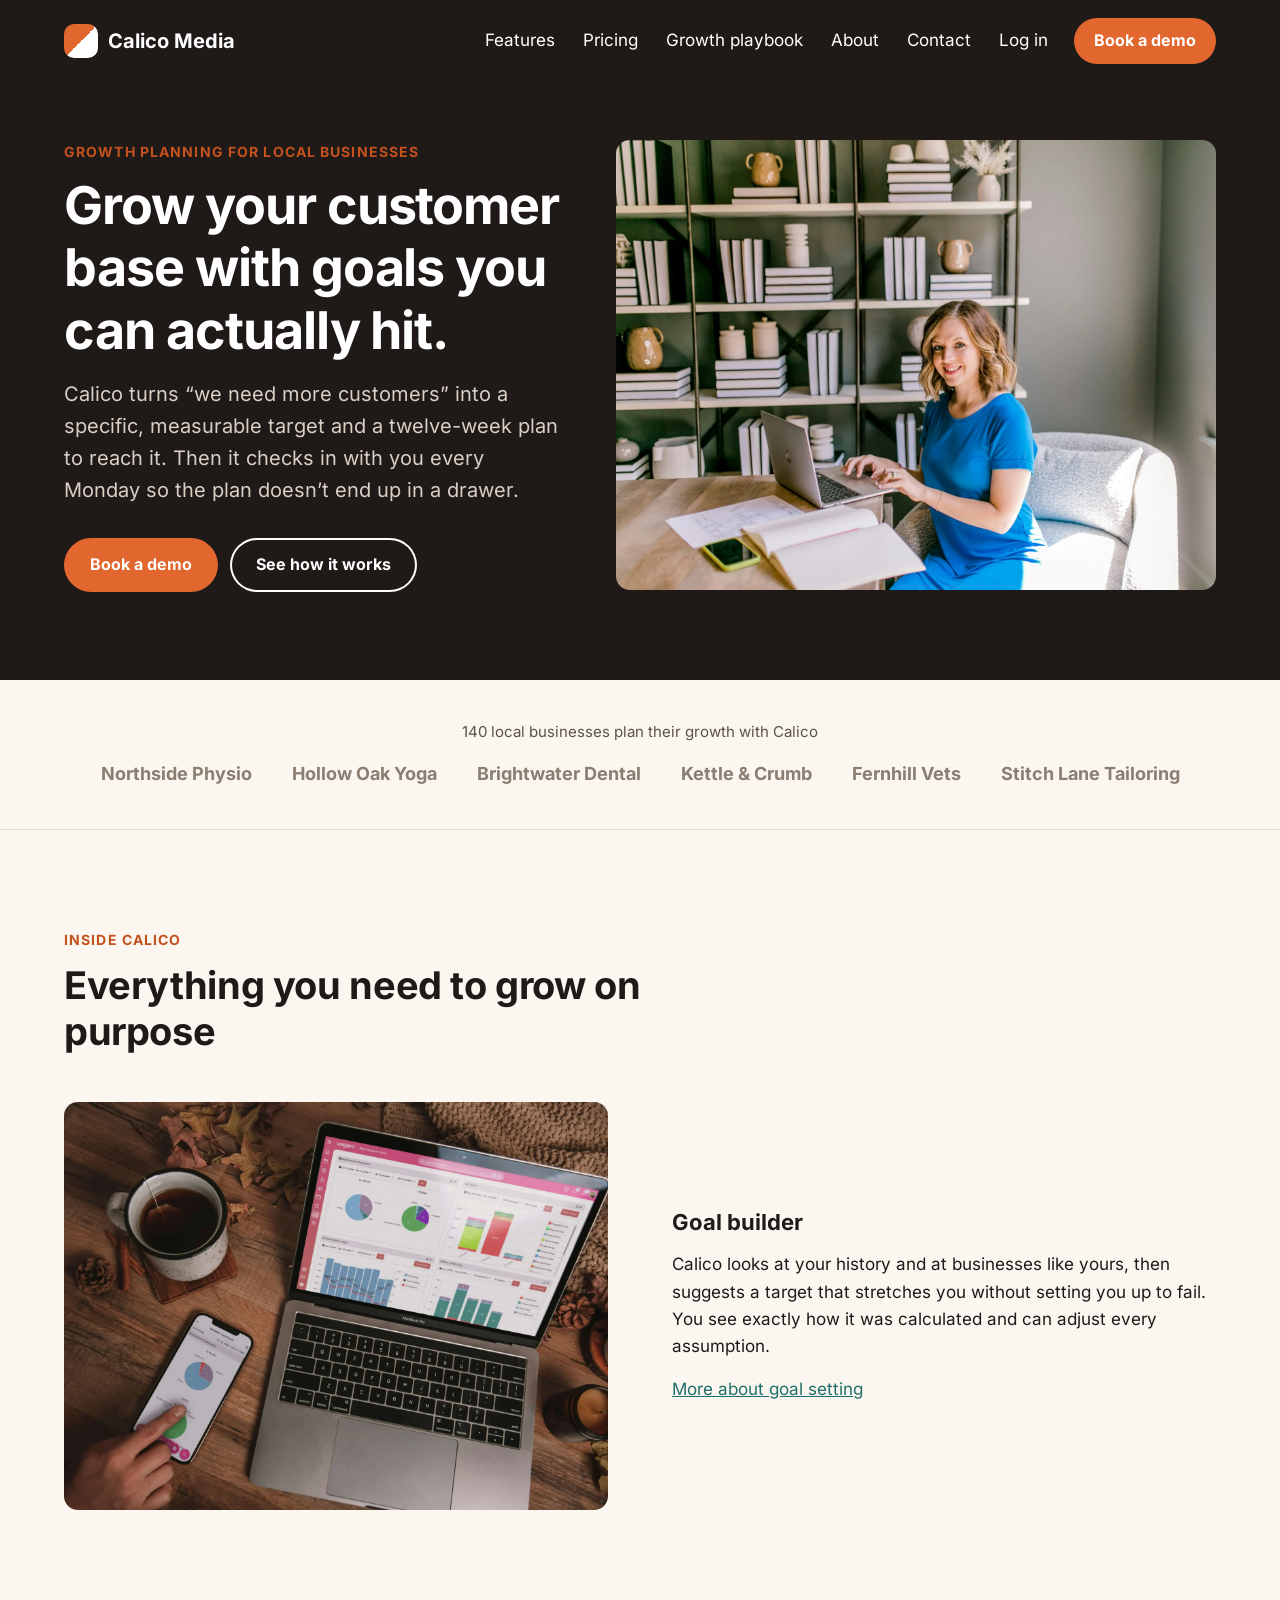
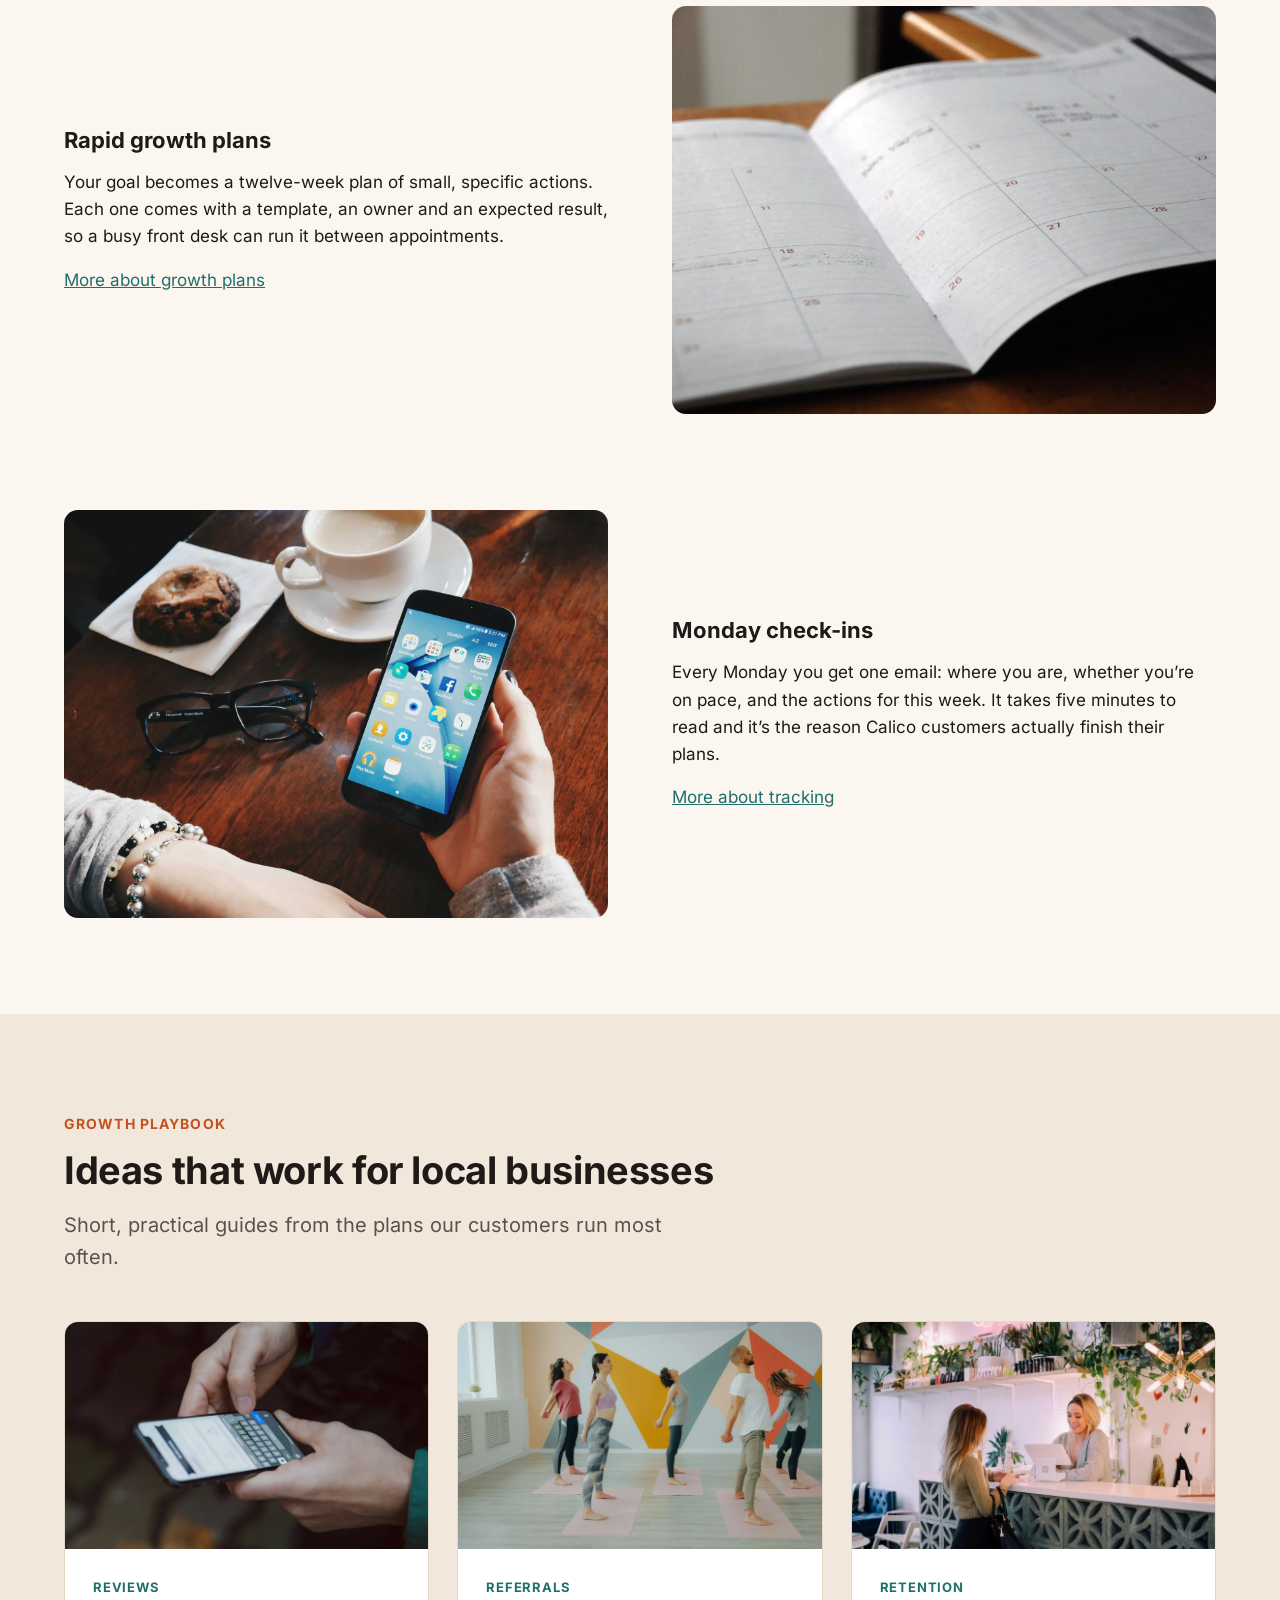
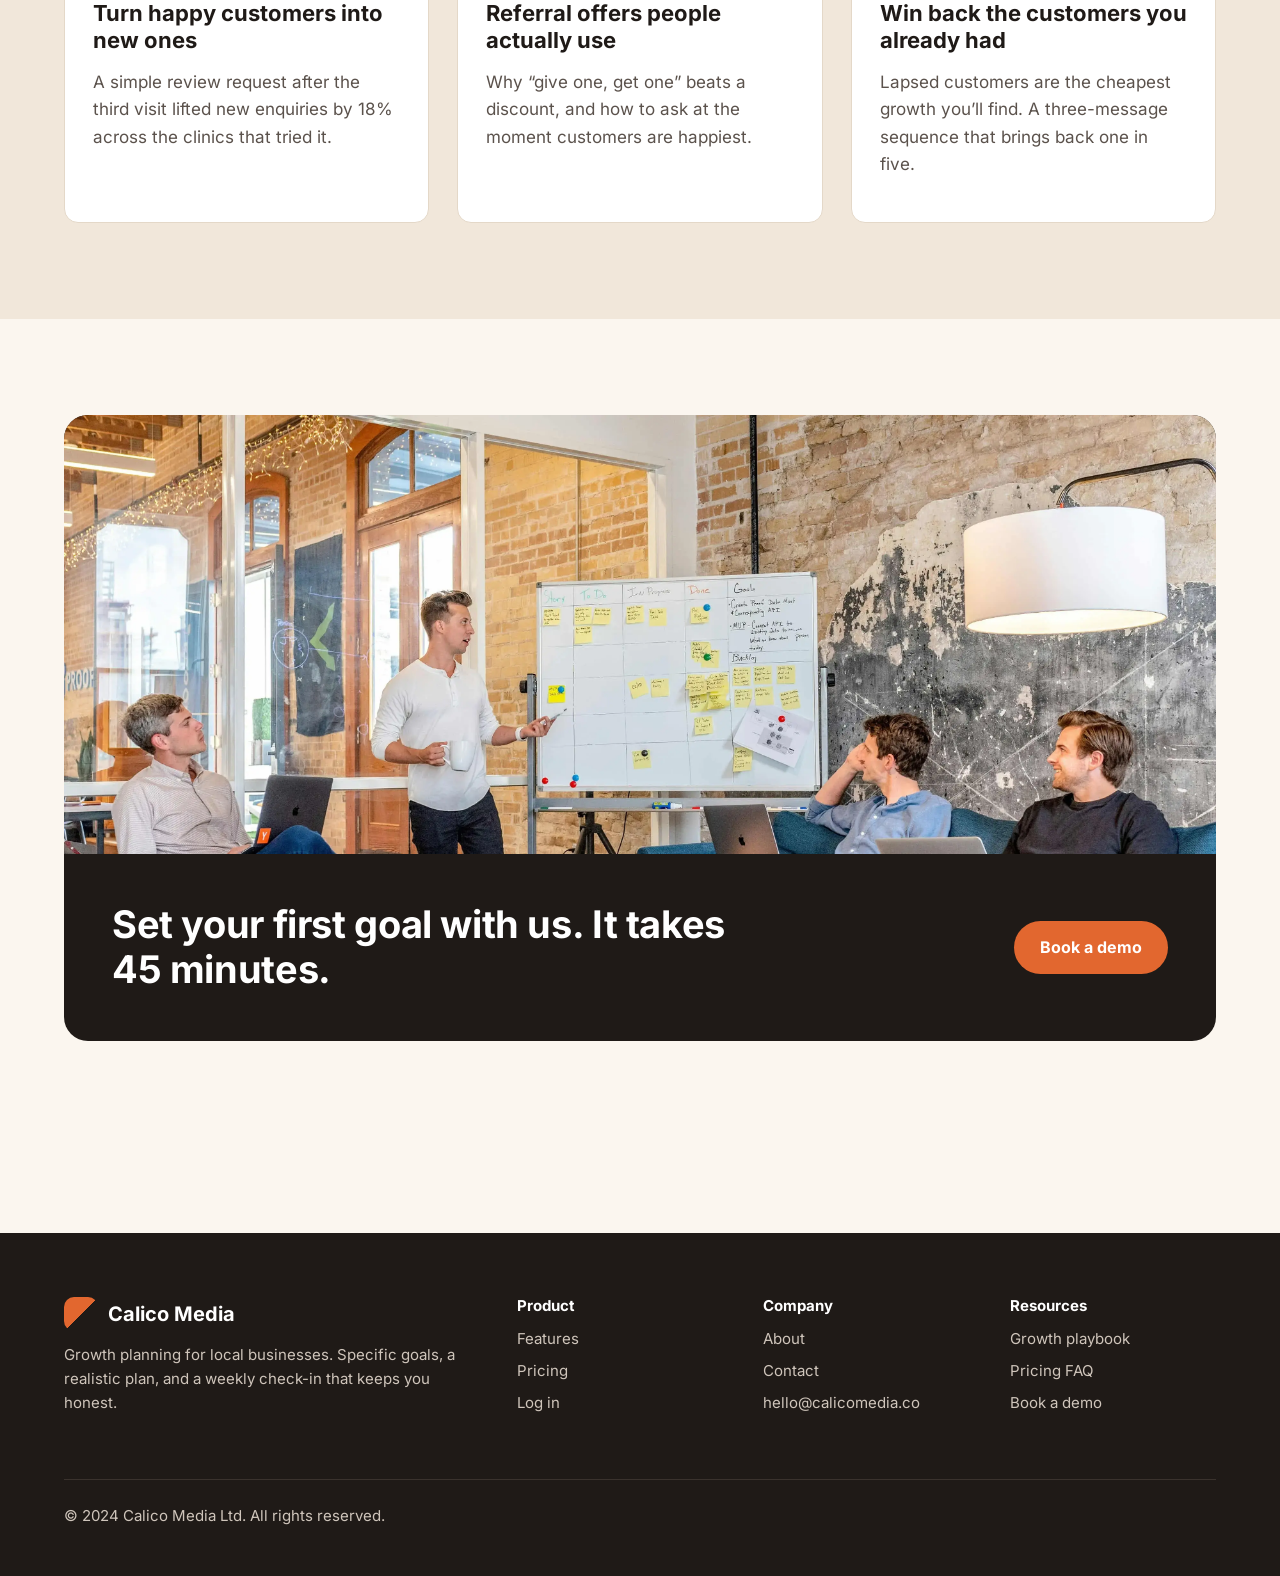
<file: public/index.html>
<!DOCTYPE html>
<html lang="en">
<head>
  <meta charset="utf-8">
  <meta name="viewport" content="width=device-width, initial-scale=1">
  <title>Calico Media | Growth planning for local businesses</title>
  <meta name="description" content="Calico helps local businesses grow their customer base with specific, measurable, realistic goals and a rapid growth plan you can run every week.">
  <link rel="stylesheet" href="css/styles.css">
  <script src="js/main.js"></script>
</head>
<body>
  <header class="site-header site-header--home">
    <div class="container">
      <a class="logo" href="index.html"><span class="logo-mark"></span>Calico Media</a>
      <nav aria-label="Main">
        <ul class="nav-links nav-links__homepage">
          <li><a href="features.html">Features</a></li>
          <li><a href="pricing.html">Pricing</a></li>
          <li><a href="#playbook">Growth playbook</a></li>
          <li><a href="about.html">About</a></li>
          <li><a href="contact.html">Contact</a></li>
          <li><a href="https://app.calicomedia.co/login">Log in</a></li>
          <li><a class="btn" href="contact.html">Book a demo</a></li>
        </ul>

        <button class="modal__btn" onclick="openModal()" aria-label="Open modal">
          <svg class="modal__svg" xmlns="http://www.w3.org/2000/svg" viewBox="0 0 640 640"><!--!Font Awesome Free v7.3.1 by @fontawesome - https://fontawesome.com License - https://fontawesome.com/license/free Copyright 2026 Fonticons, Inc.--><path d="M96 160C96 142.3 110.3 128 128 128L512 128C529.7 128 544 142.3 544 160C544 177.7 529.7 192 512 192L128 192C110.3 192 96 177.7 96 160zM96 320C96 302.3 110.3 288 128 288L512 288C529.7 288 544 302.3 544 320C544 337.7 529.7 352 512 352L128 352C110.3 352 96 337.7 96 320zM544 480C544 497.7 529.7 512 512 512L128 512C110.3 512 96 497.7 96 480C96 462.3 110.3 448 128 448L512 448C529.7 448 544 462.3 544 480z"/></svg>
        </button>

      <div class="modal__container">
        <button class="modal__btn" onclick="closeModal()" aria-label="Close modal">
          <svg class="modal__svg modal__svg--close" xmlns="http://www.w3.org/2000/svg" viewBox="0 0 640 640"><!--!Font Awesome Free v7.3.1 by @fontawesome - https://fontawesome.com License - https://fontawesome.com/license/free Copyright 2026 Fonticons, Inc.--><path d="M504.6 148.5C515.9 134.9 514.1 114.7 500.5 103.4C486.9 92.1 466.7 93.9 455.4 107.5L320 270L184.6 107.5C173.3 93.9 153.1 92.1 139.5 103.4C125.9 114.7 124.1 134.9 135.4 148.5L278.3 320L135.4 491.5C124.1 505.1 125.9 525.3 139.5 536.6C153.1 547.9 173.3 546.1 184.6 532.5L320 370L455.4 532.5C466.7 546.1 486.9 547.9 500.5 536.6C514.1 525.3 515.9 505.1 504.6 491.5L361.7 320L504.6 148.5z"/></svg>
        </button>
        <ul class="nav-links">
          <li><a href="features.html" onclick="closeModal()">Features</a></li>
          <li><a href="pricing.html" onclick="closeModal()">Pricing</a></li>
          <li><a href="#playbook" onclick="closeModal()">Growth playbook</a></li>
          <li><a href="about.html" onclick="closeModal()">About</a></li>
          <li><a href="contact.html" onclick="closeModal()">Contact</a></li>
          <li><a href="https://app.calicomedia.co/login" onclick="closeModal()">Log in</a></li>
          <li><a class="btn" href="contact.html" onclick="closeModal()">Book a demo</a></li>
        </ul>
      </div>
      </nav>
    </div>
  </header>

  <main>
    <section class="hero">
      <div class="container hero-inner">
        <div class="hero-text">
          <span class="eyebrow">Growth planning for local businesses</span>
          <h1>Grow your customer base with goals you can actually hit.</h1>
          <p class="lead">Calico turns &ldquo;we need more customers&rdquo; into a specific, measurable target and a twelve-week plan to reach it. Then it checks in with you every Monday so the plan doesn&rsquo;t end up in a drawer.</p>
          <div class="hero-actions">
            <a class="btn" href="contact.html">Book a demo</a>
            <a class="btn btn--ghost" href="features.html">See how it works</a>
          </div>
        </div>
        <div class="hero-media">
          <img class="hero-image" src="images/hero-weekly-plan.webp" srcset="images/hero-weekly-plan-small.webp 768w, images/hero-weekly-plan.webp 3600w" sizes="(max-width: 768px) 100vw, 3600px" alt="A business owner at her desk with a laptop and an open planner">
        </div>
      </div>
    </section>

    <section class="trust">
      <div class="container">
        <p>140 local businesses plan their growth with Calico</p>
        <ul class="trust-list">
          <li>Northside Physio</li>
          <li>Hollow Oak Yoga</li>
          <li>Brightwater Dental</li>
          <li>Kettle &amp; Crumb</li>
          <li>Fernhill Vets</li>
          <li>Stitch Lane Tailoring</li>
        </ul>
      </div>
    </section>

    <section class="section">
      <div class="container">
        <div class="section-intro">
          <span class="eyebrow">Inside Calico</span>
          <h2>Everything you need to grow on purpose</h2>
        </div>

        <div class="feature-row">
          <div class="feature-media">
            <img src="images/feature-goal-builder.webp" srcset="images/feature-goal-builder-small.webp 768w, images/feature-goal-builder.webp 3200w" sizes="(max-width: 768px) 100vw, 3200px" alt="Growth charts on a laptop and phone beside a cup of tea" loading="lazy">
          </div>
          <div>
            <h3>Goal builder</h3>
            <p>Calico looks at your history and at businesses like yours, then suggests a target that stretches you without setting you up to fail. You see exactly how it was calculated and can adjust every assumption.</p>
            <a href="features.html">More about goal setting</a>
          </div>
        </div>

        <div class="feature-row feature-row--reverse">
          <div class="feature-media">
            <img src="images/feature-growth-plan.webp" srcset="images/feature-growth-plan-small.webp 768w, images/feature-growth-plan.webp 3200w" sizes="(max-width: 768px) 100vw, 3200px" alt="An open planner showing the weeks ahead" loading="lazy">
          </div>
          <div>
            <h3>Rapid growth plans</h3>
            <p>Your goal becomes a twelve-week plan of small, specific actions. Each one comes with a template, an owner and an expected result, so a busy front desk can run it between appointments.</p>
            <a href="features.html">More about growth plans</a>
          </div>
        </div>

        <div class="feature-row">
          <div class="feature-media">
            <img src="images/feature-monday-checkin.webp" srcset="images/feature-monday-checkin-small.webp 768w, images/feature-monday-checkin.webp 3200w" sizes="(max-width: 768px) 100vw, 3200px" alt="Checking a phone over coffee on a Monday morning" loading="lazy">
          </div>
          <div>
            <h3>Monday check-ins</h3>
            <p>Every Monday you get one email: where you are, whether you&rsquo;re on pace, and the actions for this week. It takes five minutes to read and it&rsquo;s the reason Calico customers actually finish their plans.</p>
            <a href="features.html">More about tracking</a>
          </div>
        </div>
      </div>
    </section>

    <section class="section section--sand" id="playbook">
      <div class="container">
        <div class="section-intro">
          <span class="eyebrow">Growth playbook</span>
          <h2>Ideas that work for local businesses</h2>
          <p class="lead">Short, practical guides from the plans our customers run most often.</p>
        </div>
        <div class="playbook-grid">
          <article class="card">
            <img src="images/playbook-reviews.webp" srcset="images/playbook-reviews-small.webp 768w, images/playbook-reviews.webp 3000w" sizes="(max-width: 768px) 100vw, 3000px"  alt="A customer typing a review on their phone" loading="lazy">
            <div class="card-body">
              <span class="card-tag">Reviews</span>
              <h3>Turn happy customers into new ones</h3>
              <p>A simple review request after the third visit lifted new enquiries by 18% across the clinics that tried it.</p>
            </div>
          </article>
          <article class="card">
            <img src="images/playbook-referrals.webp" srcset="images/playbook-referrals-small.webp 768w, images/playbook-referrals.webp 3000w" sizes="(max-width: 768px) 100vw, 3000px" alt="A group class stretching together in a yoga studio" loading="lazy">
            <div class="card-body">
              <span class="card-tag">Referrals</span>
              <h3>Referral offers people actually use</h3>
              <p>Why &ldquo;give one, get one&rdquo; beats a discount, and how to ask at the moment customers are happiest.</p>
            </div>
          </article>
          <article class="card">
            <img src="images/playbook-rebooking.webp" srcset="images/playbook-rebooking-small.webp 768w, images/playbook-rebooking.webp 3000w" sizes="(max-width: 768px) 100vw, 3000px" alt="A customer at the front desk booking her next visit" loading="lazy">
            <div class="card-body">
              <span class="card-tag">Retention</span>
              <h3>Win back the customers you already had</h3>
              <p>Lapsed customers are the cheapest growth you&rsquo;ll find. A three-message sequence that brings back one in five.</p>
            </div>
          </article>
        </div>
      </div>
    </section>

    <section class="section">
      <div class="container">
        <div class="cta-band">
          <img src="images/team-workshop.webp" srcset="images/team-workshop-small.webp 768w, images/team-workshop.webp 3600w" sizes="(max-width: 768px) 100vw, 3600px" alt="The Calico Media team planning around a whiteboard" loading="lazy">
          <div class="cta-body">
            <h2>Set your first goal with us. It takes 45 minutes.</h2>
            <a class="btn" href="contact.html">Book a demo</a>
          </div>
        </div>
      </div>
    </section>
  </main>

  <footer class="site-footer">
    <div class="container">
      <div class="footer-grid">
        <div>
          <a class="logo" href="index.html"><span class="logo-mark"></span>Calico Media</a>
          <p>Growth planning for local businesses. Specific goals, a realistic plan, and a weekly check-in that keeps you honest.</p>
        </div>
        <div>
          <h4>Product</h4>
          <ul>
            <li><a href="features.html">Features</a></li>
            <li><a href="pricing.html">Pricing</a></li>
            <li><a href="https://app.calicomedia.co/login">Log in</a></li>
          </ul>
        </div>
        <div>
          <h4>Company</h4>
          <ul>
            <li><a href="about.html">About</a></li>
            <li><a href="contact.html">Contact</a></li>
            <li><a href="mailto:hello@calicomedia.co">hello@calicomedia.co</a></li>
          </ul>
        </div>
        <div>
          <h4>Resources</h4>
          <ul>
            <li><a href="index.html#playbook">Growth playbook</a></li>
            <li><a href="pricing.html#faq">Pricing FAQ</a></li>
            <li><a href="contact.html">Book a demo</a></li>
          </ul>
        </div>
      </div>
      <div class="footer-bottom">
        <p>&copy; 2024 Calico Media Ltd. All rights reserved.</p>
      </div>
    </div>
  </footer>
</body>
</html>
</file>
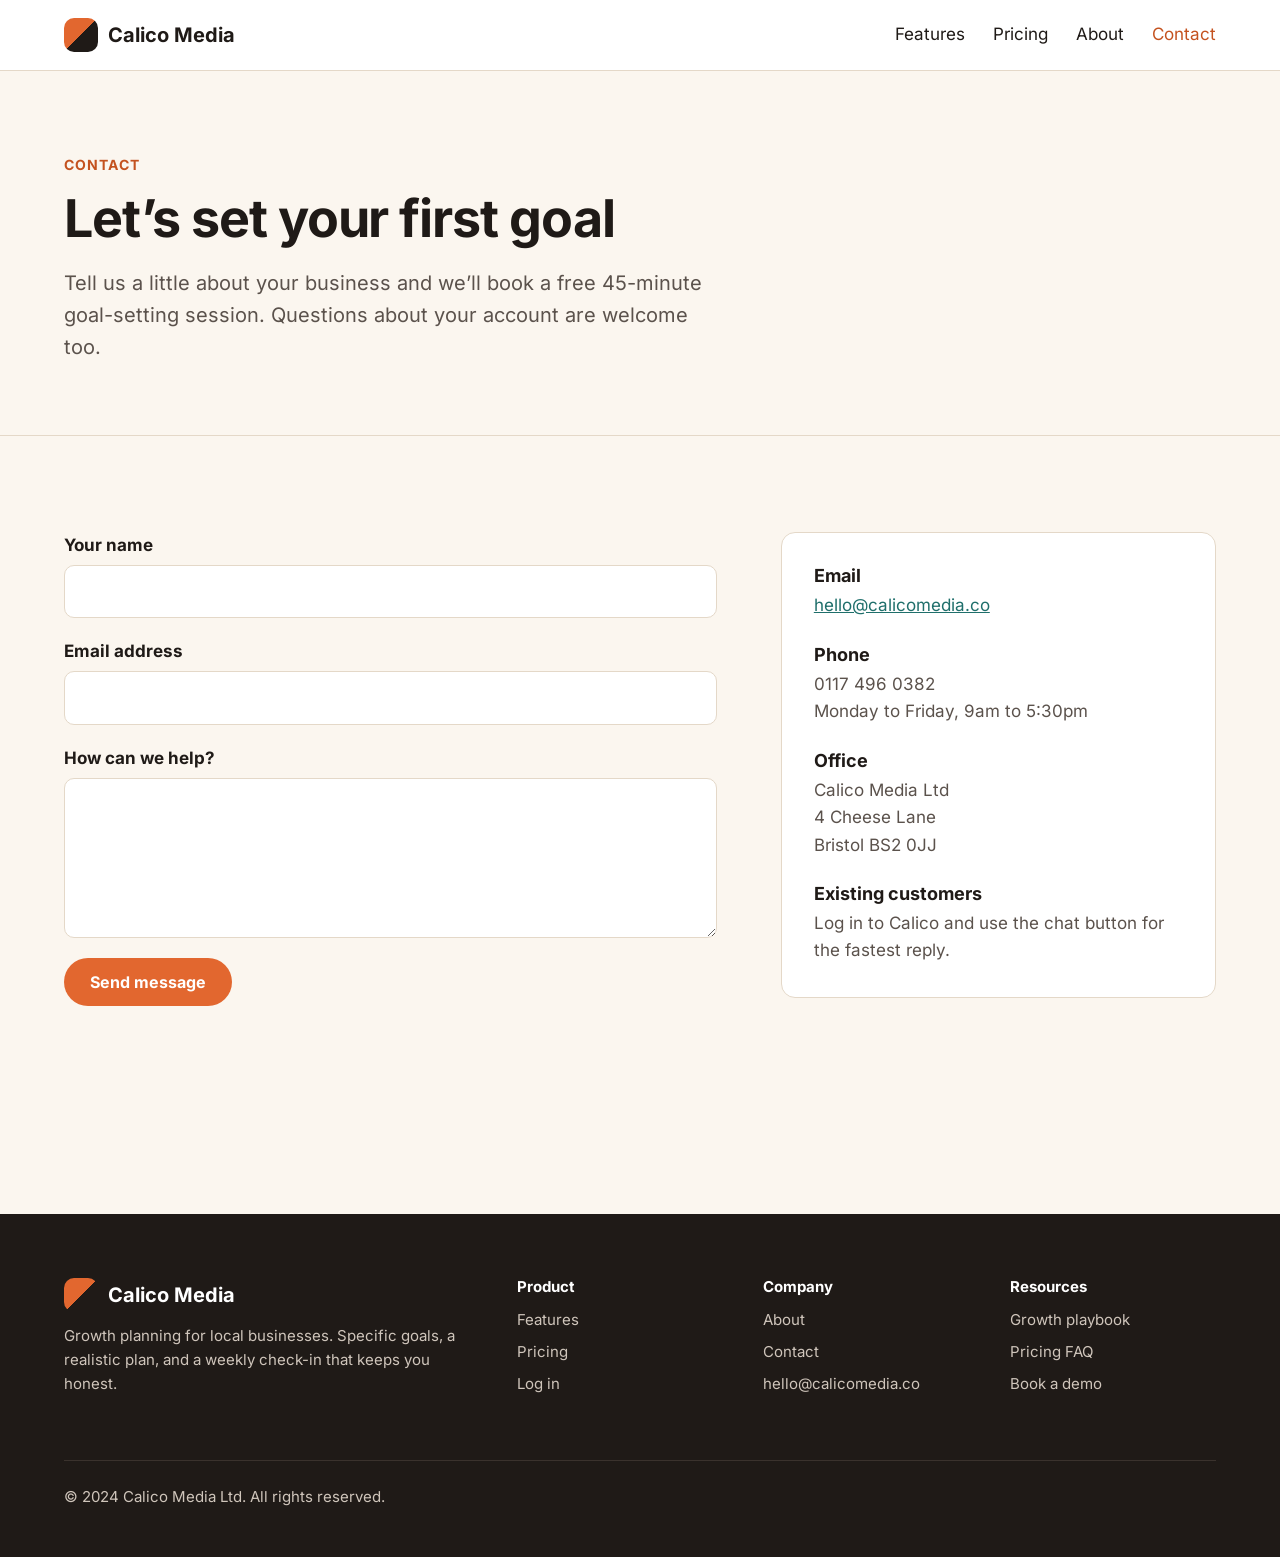
<file: public/contact.html>
<!DOCTYPE html>
<html lang="en">
<head>
  <meta charset="utf-8">
  <meta name="viewport" content="width=device-width, initial-scale=1">
  <title>Contact | Calico Media</title>
  <meta name="description" content="Book a demo or ask us a question. We reply within one business day.">
  <link rel="preconnect" href="https://fonts.googleapis.com">
  <link rel="preconnect" href="https://fonts.gstatic.com" crossorigin>
  <link href="https://fonts.googleapis.com/css2?family=Inter:wght@100;200;300;400;500;600;700;800;900&display=swap" rel="stylesheet">
  <link rel="stylesheet" href="css/styles.css">
</head>
<body>
  <header class="site-header">
    <div class="container">
      <a class="logo" href="index.html"><span class="logo-mark"></span>Calico Media</a>
      <nav aria-label="Main">
        <ul class="nav-links">
          <li><a href="features.html">Features</a></li>
          <li><a href="pricing.html">Pricing</a></li>
          <li><a href="about.html">About</a></li>
          <li><a href="contact.html" aria-current="page">Contact</a></li>
        </ul>
      </nav>
    </div>
  </header>

  <main>
    <section class="page-header">
      <div class="container">
        <span class="eyebrow">Contact</span>
        <h1>Let&rsquo;s set your first goal</h1>
        <p class="lead">Tell us a little about your business and we&rsquo;ll book a free 45-minute goal-setting session. Questions about your account are welcome too.</p>
      </div>
    </section>

    <section class="section">
      <div class="container contact-layout">
        <form class="contact-form" id="contact-form" action="/contact" method="post">
          <label for="name">Your name</label>
          <input type="text" id="name" name="name" required>

          <label for="email">Email address</label>
          <input type="email" id="email" name="email" required>

          <label for="message">How can we help?</label>
          <textarea id="message" name="message" required></textarea>

          <input type="text" id="website" name="website" tabindex="-1" autocomplete="off">

          <button class="btn" type="submit">Send message</button>
          <p class="form-status" id="form-status" role="status"></p>
        </form>

        <aside class="contact-aside">
          <h3>Email</h3>
          <p><a href="mailto:hello@calicomedia.co">hello@calicomedia.co</a></p>
          <h3>Phone</h3>
          <p>0117 496 0382<br>Monday to Friday, 9am to 5:30pm</p>
          <h3>Office</h3>
          <p>Calico Media Ltd<br>4 Cheese Lane<br>Bristol BS2 0JJ</p>
          <h3>Existing customers</h3>
          <p>Log in to Calico and use the chat button for the fastest reply.</p>
        </aside>
      </div>
    </section>
  </main>

  <footer class="site-footer">
    <div class="container">
      <div class="footer-grid">
        <div>
          <a class="logo" href="index.html"><span class="logo-mark"></span>Calico Media</a>
          <p>Growth planning for local businesses. Specific goals, a realistic plan, and a weekly check-in that keeps you honest.</p>
        </div>
        <div>
          <h4>Product</h4>
          <ul>
            <li><a href="features.html">Features</a></li>
            <li><a href="pricing.html">Pricing</a></li>
            <li><a href="https://app.calicomedia.co/login">Log in</a></li>
          </ul>
        </div>
        <div>
          <h4>Company</h4>
          <ul>
            <li><a href="about.html">About</a></li>
            <li><a href="contact.html">Contact</a></li>
            <li><a href="mailto:hello@calicomedia.co">hello@calicomedia.co</a></li>
          </ul>
        </div>
        <div>
          <h4>Resources</h4>
          <ul>
            <li><a href="index.html#playbook">Growth playbook</a></li>
            <li><a href="pricing.html#faq">Pricing FAQ</a></li>
            <li><a href="contact.html">Book a demo</a></li>
          </ul>
        </div>
      </div>
      <div class="footer-bottom">
        <p>&copy; 2024 Calico Media Ltd. All rights reserved.</p>
      </div>
    </div>
  </footer>
  <script src="js/contact.js"></script>
</body>
</html>
</file>
<file: public/css/styles.css>
/* Calico Media marketing site */

/* inter-regular - latin */
@font-face {
  font-display: swap;
  font-family: 'Inter';
  font-style: normal;
  font-weight: 400;
  src: url('../fonts/inter-v20-latin-regular.woff2') format('woff2');
}
/* inter-700 - latin */
@font-face {
  font-display: swap; 
  font-family: 'Inter';
  font-style: normal;
  font-weight: 700;
  src: url('../fonts/inter-v20-latin-700.woff2') format('woff2'); 
}


:root {
  --ink: #1f1a17;
  --ink-soft: #5b524c;
  --cream: #fbf6ef;
  --sand: #f1e7da;
  --white: #ffffff;
  --orange: #e2672f;
  --orange-dark: #c4521f;
  --teal: #1f6f6b;
  --line: #e4d8c8;
  --radius: 14px;
}

*,
*::before,
*::after {
  box-sizing: border-box;
}

body {
  margin: 0;
  font-family: 'Inter', -apple-system, BlinkMacSystemFont, 'Segoe UI', sans-serif;
  font-weight: 400;
  font-size: 17px;
  line-height: 1.6;
  color: var(--ink);
  background: var(--cream);
}

h1,
h2,
h3,
h4 {
  font-weight: 700;
  line-height: 1.2;
  margin: 0 0 16px;
}

h1 {
  font-size: 52px;
  letter-spacing: -0.02em;
}

h2 {
  font-size: 38px;
  letter-spacing: -0.01em;
}

h3 {
  font-size: 22px;
}

p {
  margin: 0 0 16px;
}

a {
  color: var(--teal);
}

img {
  max-width: 100%;
}

.container {
  max-width: 1200px;
  margin: 0 auto;
  padding: 0 24px;
}

.section {
  padding: 96px 0;
}

.section--sand {
  background: var(--sand);
}

.eyebrow {
  display: inline-block;
  font-size: 14px;
  font-weight: 700;
  letter-spacing: 0.08em;
  text-transform: uppercase;
  color: var(--orange-dark);
  margin-bottom: 12px;
}

.lead {
  font-size: 20px;
  color: var(--ink-soft);
  max-width: 640px;
}

.section-intro {
  max-width: 680px;
  margin-bottom: 48px;
}

.btn {
  display: inline-block;
  padding: 14px 26px;
  border-radius: 999px;
  background: var(--orange);
  color: var(--white);
  font-weight: 700;
  text-decoration: none;
  border: 0;
  font-size: 16px;
  font-family: inherit;
  cursor: pointer;
}

.btn:hover {
  background: var(--orange-dark);
}

.btn--ghost {
  background: transparent;
  color: inherit;
  box-shadow: inset 0 0 0 2px currentColor;
}

.btn--ghost:hover {
  background: rgba(255, 255, 255, 0.1);
}

/* Header */

.site-header {
  background: var(--white);
  border-bottom: 1px solid var(--line);
}

.site-header .container {
  display: flex;
  flex-wrap: wrap;
  align-items: center;
  justify-content: space-between;
  gap: 12px 32px;
  padding-top: 18px;
  padding-bottom: 18px;
}

.logo {
  display: flex;
  align-items: center;
  gap: 10px;
  flex-shrink: 0;
  font-size: 20px;
  font-weight: 700;
  color: var(--ink);
  text-decoration: none;
}

.logo-mark {
  width: 34px;
  height: 34px;
  border-radius: 10px;
  background: linear-gradient(135deg, var(--orange) 0%, var(--orange) 50%, var(--ink) 50%, var(--ink) 100%);
}

.nav-links {
  display: flex;
  flex-wrap: wrap;
  align-items: center;
  gap: 8px 28px;
  list-style: none;
  margin: 0;
  padding: 0;
}

.nav-links a {
  color: var(--ink);
  text-decoration: none;
}

.nav-links a:hover,
.nav-links a[aria-current='page'] {
  color: var(--orange-dark);
}

.site-header--home {
  background: var(--ink);
  border-bottom: 0;
}

.site-header--home .logo,
.site-header--home .nav-links a {
  color: var(--white);
}

.site-header--home .logo-mark {
  background: linear-gradient(135deg, var(--orange) 0%, var(--orange) 50%, var(--white) 50%, var(--white) 100%);
}

.site-header--home .container {
  flex-wrap: nowrap;
}

.site-header--home nav {
  min-width: 0;
}

.site-header--home .nav-links {
  flex-wrap: nowrap;
  gap: 0;
}

.site-header--home .nav-links li {
  min-width: 0;
}

.site-header--home .nav-links a {
  display: block;
  padding: 0 14px;
  white-space: nowrap;
}

.site-header--home .nav-links li:last-child {
  flex-shrink: 0;
}

.site-header--home .nav-links .btn {
  margin-left: 12px;
  padding: 10px 20px;
}

.site-header--home html {
  overflow-y: scroll;
}

.modal__btn {
  display: none;
  color: var(--white);
  background-color: transparent;
  margin: 0;
  padding: 6px;
  box-shadow: 0;
  border: 0;
  cursor: pointer;
}
.modal__svg {
  fill: var(--white);
  width: 32px;
  background-color: transparent;
  cursor: pointer;
}

.modal__container {
  display: flex;
  justify-content: center;
  align-items: center;
  z-index: 100;
  position: absolute;
  background-color: var(--ink);
  justify-content: center;
  height: 100vh;
  width: 100%;
  inset: 0;
  overflow: hidden;
  opacity: 0;
  transition: all 300ms ease;
  visibility: hidden;
}

.modal__container .nav-links {
  flex-direction: column;
  gap: 24px;
  font-size: 24px;
}

.modal__container .nav-links .btn {
  padding: 8px 24px;
  font-size: 24px;
}

.modal__container .modal__btn {
  position: absolute;
  top: 20px;
  right: 20px;
}

.modal__container--open .modal__container {
  display: flex;
  visibility: visible;
  opacity: 1;
}

.modal__container--open {
  max-height: 100vh;
  overflow-y: hidden;
}

/* Home hero */

.hero {
  background: var(--ink);
  color: var(--white);
  padding: 56px 0 88px;
}

.hero-inner {
  display: flex;
  align-items: center;
  gap: 56px;
}

.hero-text {
  flex: 1;
}

.hero-text .lead {
  color: #d9cfc5;
}

.hero-actions {
  display: flex;
  flex-wrap: wrap;
  gap: 12px;
  margin-top: 32px;
}

.hero-media {
  width: 600px;
  flex-shrink: 0;
}

.hero-image {
  width: 100%;
  aspect-ratio: 4 / 3;
  object-fit: cover;
  border-radius: var(--radius);
  display: block;
}

/* Trust strip */

.trust {
  padding: 40px 0;
  border-bottom: 1px solid var(--line);
  text-align: center;
}

.trust p {
  color: var(--ink-soft);
  font-size: 15px;
}

.trust-list {
  display: flex;
  flex-wrap: wrap;
  justify-content: center;
  gap: 12px 40px;
  list-style: none;
  margin: 0;
  padding: 0;
  font-weight: 700;
  font-size: 18px;
  color: #8a7d72;
}

/* Steps */

.steps {
  display: grid;
  grid-template-columns: repeat(auto-fit, minmax(240px, 1fr));
  gap: 24px;
}

.step {
  background: var(--white);
  border: 1px solid var(--line);
  border-radius: var(--radius);
  padding: 32px;
}

.step-number {
  display: inline-flex;
  align-items: center;
  justify-content: center;
  width: 40px;
  height: 40px;
  border-radius: 50%;
  background: var(--sand);
  color: var(--orange-dark);
  font-weight: 700;
  margin-bottom: 16px;
}

/* Check list */

.check-list {
  list-style: none;
  margin: 24px 0 0;
  padding: 0;
}

.check-list li {
  position: relative;
  padding-left: 32px;
  margin-bottom: 14px;
}

.check-list li::before {
  content: '';
  position: absolute;
  left: 0;
  top: 6px;
  width: 16px;
  height: 16px;
  border-radius: 50%;
  background: var(--teal);
  box-shadow: inset 0 0 0 4px #cfe6e4;
}

/* FAQ */

.faq {
  max-width: 820px;
}

.faq details {
  border-top: 1px solid var(--line);
  padding: 20px 0;
}

.faq details:last-child {
  border-bottom: 1px solid var(--line);
}

.faq summary {
  font-weight: 700;
  font-size: 19px;
  cursor: pointer;
}

.faq details p {
  margin-top: 12px;
  color: var(--ink-soft);
}

/* Feature rows */

.feature-row {
  display: grid;
  grid-template-columns: 1fr 1fr;
  gap: 64px;
  align-items: center;
  margin-bottom: 96px;
}

.feature-row:last-child {
  margin-bottom: 0;
}

.feature-row--reverse .feature-media {
  order: 2;
}

.feature-media img {
  display: block;
  width: 100%;
  aspect-ratio: 4 / 3;
  object-fit: cover;
  border-radius: var(--radius);
}

/* Playbook */

.playbook-grid {
  display: grid;
  grid-template-columns: repeat(auto-fit, minmax(300px, 1fr));
  gap: 28px;
}

/* Card grid */

.card-grid {
  display: grid;
  grid-template-columns: repeat(3, 1fr);
  gap: 28px;
}

.card {
  background: var(--white);
  border: 1px solid var(--line);
  border-radius: var(--radius);
  overflow: hidden;
}

.card img {
  display: block;
  width: 100%;
  aspect-ratio: 16 / 10;
  object-fit: cover;
}

.card-body {
  padding: 24px 28px 28px;
}

.card-body p {
  color: var(--ink-soft);
}

.card-tag {
  font-size: 13px;
  font-weight: 700;
  text-transform: uppercase;
  letter-spacing: 0.06em;
  color: var(--teal);
}

.icon-dot {
  width: 44px;
  height: 44px;
  border-radius: 12px;
  background: var(--sand);
  margin-bottom: 18px;
  position: relative;
}

.icon-dot::after {
  content: '';
  position: absolute;
  inset: 13px;
  border-radius: 50%;
  background: var(--orange);
}

/* CTA band */

.cta-band {
  background: var(--ink);
  color: var(--white);
  border-radius: 24px;
  overflow: hidden;
}

.cta-band img {
  display: block;
  width: 100%;
  aspect-ratio: 21 / 8;
  object-fit: cover;
}

.cta-body {
  padding: 48px;
  display: flex;
  flex-wrap: wrap;
  align-items: center;
  justify-content: space-between;
  gap: 24px;
}

.cta-body h2 {
  margin: 0;
  max-width: 620px;
}

/* Page header (inner pages) */

.page-header {
  padding: 80px 0 56px;
  border-bottom: 1px solid var(--line);
}

/* Pricing */

.pricing-grid {
  display: grid;
  grid-template-columns: repeat(auto-fit, minmax(260px, 1fr));
  gap: 24px;
  align-items: stretch;
}

.pricing-card {
  background: var(--white);
  border: 1px solid var(--line);
  border-radius: var(--radius);
  padding: 36px 32px;
  display: flex;
  flex-direction: column;
}

.pricing-card--featured {
  border: 2px solid var(--orange);
  box-shadow: 0 24px 48px rgba(226, 103, 47, 0.14);
}

.plan-badge {
  align-self: flex-start;
  font-size: 13px;
  font-weight: 700;
  background: var(--orange);
  color: var(--white);
  border-radius: 999px;
  padding: 4px 12px;
  margin-bottom: 16px;
}

.price {
  font-size: 48px;
  font-weight: 700;
  margin: 8px 0 4px;
}

.price small {
  font-size: 17px;
  font-weight: 400;
  color: var(--ink-soft);
}

.pricing-card .check-list {
  flex: 1;
  margin-bottom: 28px;
}

.pricing-card .btn {
  text-align: center;
}

.pricing-note {
  margin-top: 32px;
  color: var(--ink-soft);
  font-size: 15px;
}

/* About */

.stats {
  display: grid;
  grid-template-columns: repeat(auto-fit, minmax(160px, 1fr));
  gap: 16px;
}

.stat {
  background: var(--white);
  border: 1px solid var(--line);
  border-radius: var(--radius);
  padding: 28px 20px;
}

.stat-number {
  display: block;
  font-size: 48px;
  font-weight: 700;
  color: var(--orange-dark);
}

.stat-label {
  display: block;
  font-size: 15px;
  color: var(--ink-soft);
}

.prose {
  max-width: 720px;
}

.team-grid {
  display: grid;
  grid-template-columns: repeat(auto-fit, minmax(220px, 1fr));
  gap: 24px;
}

.person {
  background: var(--white);
  border: 1px solid var(--line);
  border-radius: var(--radius);
  padding: 28px;
}

.avatar {
  width: 56px;
  height: 56px;
  border-radius: 50%;
  background: var(--sand);
  color: var(--orange-dark);
  display: flex;
  align-items: center;
  justify-content: center;
  font-weight: 700;
  margin-bottom: 16px;
}

.person p {
  color: var(--ink-soft);
  font-size: 15px;
  margin: 0;
}

/* Contact */

.contact-layout {
  display: grid;
  grid-template-columns: 3fr 2fr;
  gap: 64px;
}

.contact-form label {
  display: block;
  font-weight: 700;
  margin-bottom: 6px;
}

.contact-form input,
.contact-form textarea {
  display: block;
  width: 100%;
  font: inherit;
  padding: 12px 14px;
  border: 1px solid var(--line);
  border-radius: 10px;
  background: var(--white);
  margin-bottom: 20px;
}

.contact-form textarea {
  min-height: 160px;
  resize: vertical;
}

#website {
  display: none;
}

.form-status {
  margin-top: 16px;
  font-weight: 700;
}

.form-status--success {
  color: var(--teal);
}

.form-status--error {
  color: #b3261e;
}

.contact-aside {
  background: var(--white);
  border: 1px solid var(--line);
  border-radius: var(--radius);
  padding: 32px;
  align-self: start;
}

.contact-aside h3 {
  font-size: 18px;
  margin-top: 24px;
  margin-bottom: 6px;
}

.contact-aside h3:first-child {
  margin-top: 0;
}

.contact-aside p {
  color: var(--ink-soft);
  margin: 0;
}

/* Footer */

.site-footer {
  background: var(--ink);
  color: #cfc5bb;
  padding: 64px 0 32px;
  margin-top: 96px;
  font-size: 15px;
}

.footer-grid {
  display: grid;
  grid-template-columns: 2fr 1fr 1fr 1fr;
  gap: 40px;
}

.site-footer h4 {
  color: var(--white);
  font-size: 15px;
  margin-bottom: 12px;
}

.site-footer ul {
  list-style: none;
  margin: 0;
  padding: 0;
}

.site-footer li {
  margin-bottom: 8px;
}

.site-footer a {
  color: #cfc5bb;
  text-decoration: none;
}

.site-footer a:hover {
  color: var(--white);
}

.site-footer .logo {
  color: var(--white);
  margin-bottom: 12px;
}

.footer-bottom {
  border-top: 1px solid #3a322d;
  margin-top: 48px;
  padding-top: 24px;
}

@media (max-width: 1024px) {
  .nav-links__homepage {
    display: none;
  }
  .modal__btn {
    display: flex;
  }
  .hero-inner {
    flex-direction: column-reverse;
    align-items: flex-start;
  }
  .hero-media {
    max-width: 100%;
  }
  .hero-image {
    text-align: left;
  }
}

@media (max-width: 768px) {
  h1 {
    font-size: 40px;
  }

  h2 {
    font-size: 30px;
  }

  .section {
    padding: 64px 0;
  }

  .feature-row {
    grid-template-columns: 1fr;
    gap: 32px;
    margin-bottom: 64px;
  }

  .feature-row--reverse .feature-media {
    order: 0;
  }
  
  .card-grid {
    grid-template-columns: repeat(2, 1fr);
  }

  .contact-layout {
    grid-template-columns: 1fr;
    gap: 40px;
  }

  .footer-grid {
    grid-template-columns: 1fr 1fr;
  }
}

@media (max-width: 480px) {
  h1 {
    font-size: 34px;
  }

  .site-header--home .logo {
    font-size: 16px;
  }

  .site-header--home .logo-mark {
    width: 28px;
    height: 28px;
    border-radius: 7px;
  }

  .card-grid {
    grid-template-columns: 1fr;
  }

  .cta-body {
    padding: 32px 24px;
  }

  .footer-grid {
    grid-template-columns: 1fr;
  }
}
</file>
